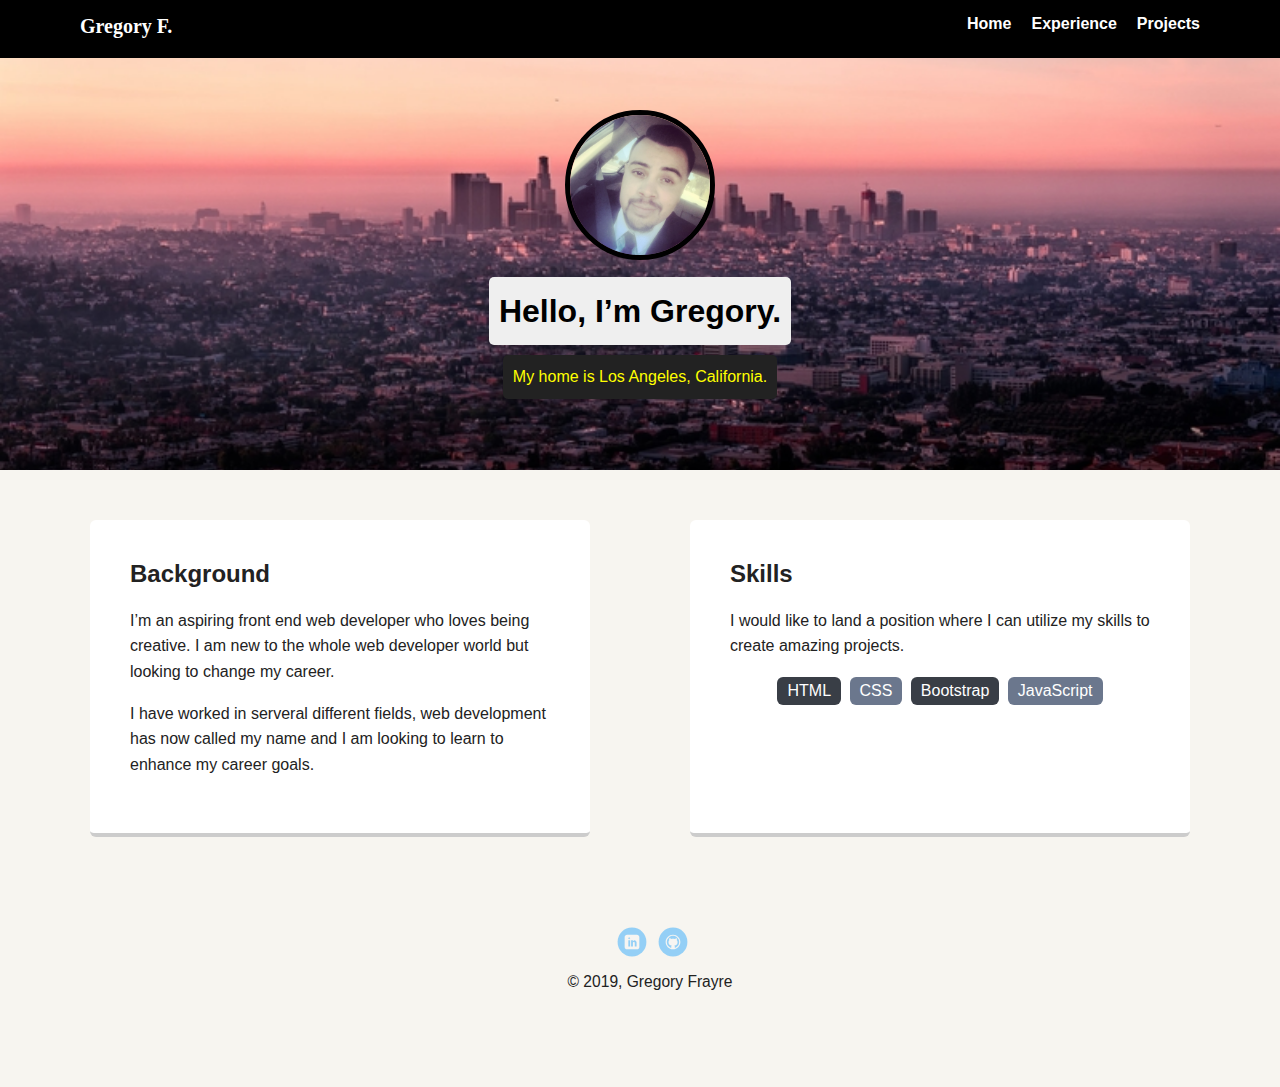
<file: index.html>
<!doctype html>
<html lang="en">

    <head>
        <meta charset="utf-8">
        <title>Gregory F's Profile</title>
        <meta content="width=device-width, initial-scale=1.0" name="viewport">
        <link href="styles.css" rel="stylesheet">
        <!-- <link href="https://fonts.googleapis.com/css?family=Muli%7CRoboto:400,300,500,700,900" rel="stylesheet"> -->
        <link href="https://fonts.googleapis.com/css?family=Merriweather&Montserrat&Sacramento&display=swap" rel="stylesheet">

    </head>

    <body>

        <nav class="main-nav">
            <ul class="nav">
                <li class="name">Gregory F.</li>
                <li>
                    <a href="index.html">Home</a>
                </li>
                <li>
                    <a href="experience.html">Experience</a>
                </li>
                <li>
                    <a href="projects.html">Projects</a>
                </li>
            </ul>
        </nav>

        <header class="background">
            <img alt="Picture of Gregory Frayre" class="profile-image" src="images/greg400.png">
            <h1 class="tag name">Hello, I’m Gregory.</h1>
            <p class="tag location">My home is Los Angeles, California.</p>
        </header>

        <main class="flex">
            <section class="card">
                <h2>Background</h2>
                <p>I’m an aspiring front end web developer who loves being creative. I am new to the whole web developer world but looking to change my career.</p>
                <p>I have worked in serveral different fields, web development has now called my name and I am looking to learn to enhance my career goals.
                </p>
            </section>

            <section class="card">
                <h2>Skills</h2>
                <p>I would like to land a position where I can utilize my skills to create amazing projects.</p>
                <ul class="skills">
                    <li>HTML</li>
                    <li>CSS</li>
                    <li>Bootstrap</li>
                    <li>JavaScript</li>
                    <!-- <li>Litmus</li> -->

                </ul>
            </section>

        </main>
        <footer>
            <ul>
                <li>
                    <a class="social linkedin" href="https://www.linkedin.com/in/gregory-frayre-1721b3b0">Linkedin</a>
                </li>

                <li>
                    <a class="social github" href="https://github.com/gregoryfray" target="_blank">Github</a>
                </li>
            </ul>
            <p class="copyright">&copy; 2019, Gregory Frayre</p>
        </footer>
    </body>

</html>
</file>
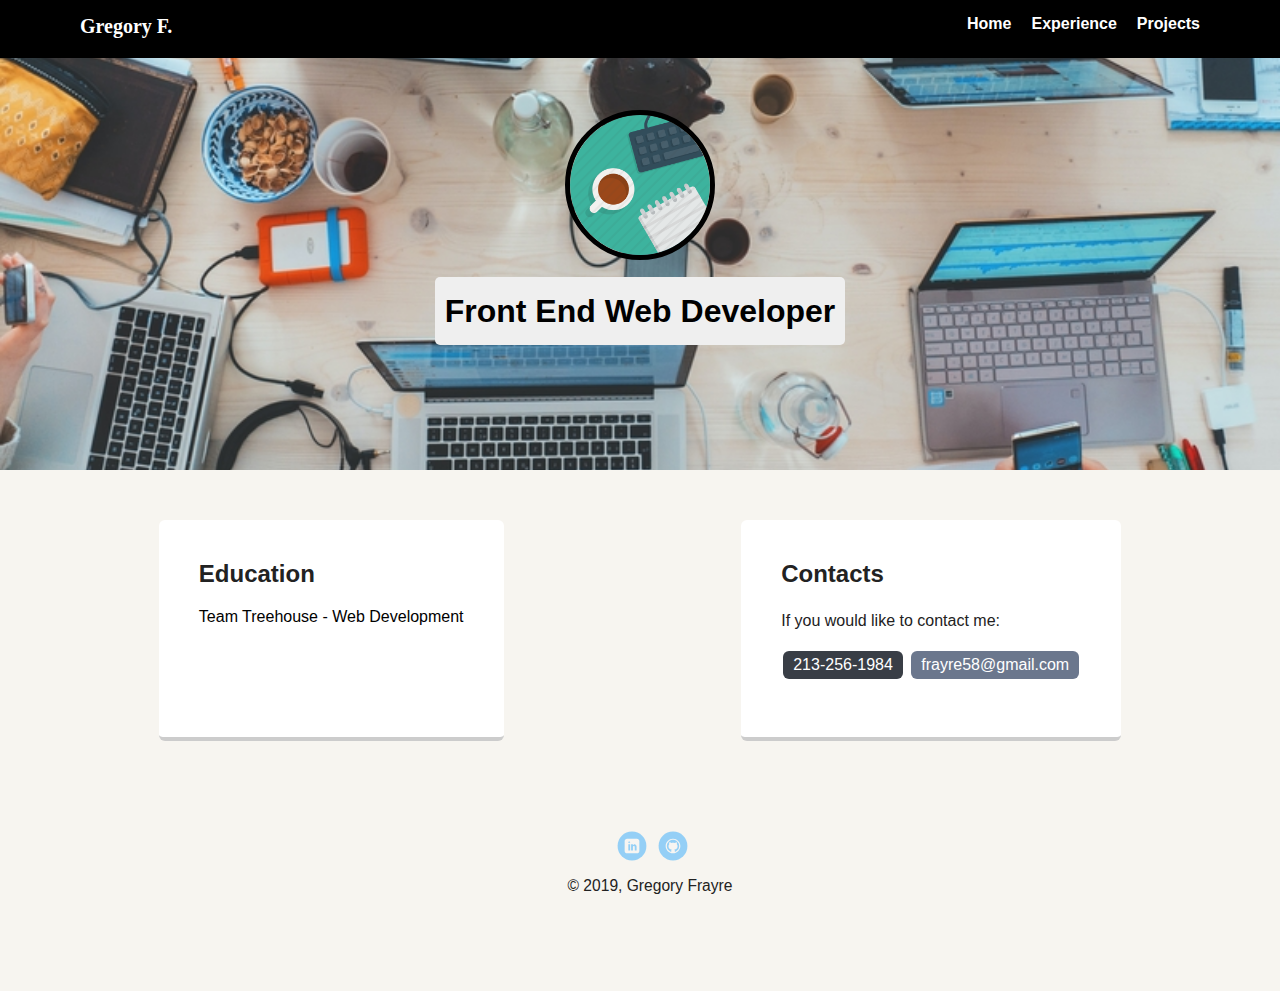
<file: experience.html>
<!DOCTYPE html>
<html dir="ltr" lang="en">
    <head>
        <meta charset="utf-8"/>
        <title>Experience</title>
        <link href="styles.css" rel="stylesheet"/>
        <link href="https://fonts.googleapis.com/css?family=Merriweather&Montserrat&Sacramento&display=swap" rel="stylesheet"/>
    </head>

    <body>
        <nav class="main-nav">
            <ul class="nav">
                <li class="name">Gregory F.</li>
                <li>
                    <a href="index.html">Home</a>
                </li>
                <li>
                    <a href="experience.html">Experience</a>
                </li>
                <li>
                    <a href="projects.html">Projects</a>
                </li>
            </ul>
        </nav>

        <header class="second">
            <img alt="experience-img" class="profile-image" src="images/workspace-256.png"/>
            <h1 class="tag name">Front End Web Developer</h1>
        </header>

        <main class="flex">
            <div class="card">
                <h2>Education</h2>
                <a class="edu" href="https://www.teamtreehouse.com" target="_blank">Team Treehouse - Web Development</a>
            </div>

            <section class="card">
                <h2>Contacts</h2>
                <p>If you would like to contact me:</p>
                <ul class="skills">
                    <li>213-256-1984</li>
                    <li>
                        <a href="mailto:frayre58@gmail.com">frayre58@gmail.com</a>
                    </li>
                </ul>
                <p></p>
            </section>
        </main>

        <footer>
            <ul>
                <li>
                    <a class="social linkedin" href="https://www.linkedin.com/in/gregory-frayre-1721b3b0">Linkedin</a>
                </li>
                <li>
                    <a class="social github" href="https://github.com/gregoryfray" target="_blank">Github</a>
                </li>
            </ul>
            <p class="copyright">&copy; 2019, Gregory Frayre</p>
        </footer>
    </body>
</html>
</file>
<file: styles.css>
/* Global Layout Set-up */
* {
  box-sizing: border-box;
}

body {
  margin: 0;
  padding: 0;
  text-align: center;
  font-family: 'Roboto', sans-serif;
  color: #222;
  background: #f7f5f0;
}

/* Link Styles */
a {
  text-decoration: none;
  color: #fff;
}

a:hover {
  color: #6633ff;
}

/* Section Styles */
.main-nav {
  width: 100%;
  background: black;
  min-height: 30px;
  padding: 10px;
  position: fixed;
  text-align: center;
}

.nav {
  display: flex;
  justify-content: space-around;
  font-weight: 700;
  list-style-type: none;
  margin: 0 auto;
  padding: 0;
}

.nav .name {
  display: block;
  margin-right: auto;
  color: white;
  font-family: 'Sacramento', cursive;
  font-size: 20px;
}

.nav li {
  padding: 5px 10px 10px 10px;
}

.nav a {
  transition: all .5s;
}

.nav a:hover {
  color: white
}

.second {
  background: url('images/exp-img_Easy.jpg') no-repeat center;
  text-align: center;
  background-size: cover;
  overflow: hidden;
  padding-top: 60px;
}

.third{
  background: url('images/code-bg_Easy.jpg') no-repeat center;
  text-align: center;
  background-size: cover;
  overflow: hidden;
  padding-top: 60px;
}

header {
  text-align: center;
  background: url('images/losangeles-bg_Easy.jpg') no-repeat center;
  background-size: cover;
  overflow: hidden;
  padding-top: 60px;
  line-height: 1.5;
  
}

header .profile-image {
  margin-top: 50px;
  width: 150px;
  height: 150px;
  border-radius: 50%;
  border: 5px solid #000000;
  transition: all .5s;
}

header .profile-image:hover {
  transform: scale(1.2) rotate(5deg);
}

.tag {
  background-color: #efefef;
  color: black;
  padding: 10px;
  border-radius: 5px;
  display: table;
  margin: 10px auto;
}
.edu{
  color: black;
}
.location {
  background-color: #222;
  color: yellow;
}

.card {
  margin: 30px;
  padding: 20px 40px 40px;
  max-width: 500px;
  text-align: left;
  background: #fff;
  border-bottom: 4px solid #ccc;
  border-radius: 6px;
  transition: all .5s;
}

.card:hover {
  border-color: #ff99ff;
}

ul.skills {
  padding: 0;
  text-align: center;
}

.skills li {
  border-radius: 6px;
  display: inline-block;
  background: #6b778d;
  color: white;
  padding: 5px 10px;
  margin: 2px;
}
.skills2 li{
  display: inline-block;
}
ul.skills2 {
  padding: 0;
  text-align: center;
  margin-top: 40px;
}
.skills2 a{
  border-radius: 6px;
  display: inline-block;
  background: #6b778d;
  padding: 5px 10px;
  margin: 20px;
}
.skills2 a img{
  height: 200px;
  width: 300px;
}
.skills2 a:nth-child(even){
  background: #222831;
}
.skills li:nth-child(odd) {
  background: #393e46;
}

footer {
  width: 100%;
  min-height: 30px;
  padding: 20px 0 40px 20px;
}

footer .copyright {
  top: -8px;
  font-size: .75em;
}

footer ul {
  list-style-type: none;
  margin: 0;
  padding: 0;
}

footer ul li {
  display: inline-block;
}

a.social {
  display: inline-block;
  text-indent: -9999px;
  margin-left: 5px;
  width: 30px;
  height: 30px;
  background-size: 30px 30px;
  opacity: .4;
  transition: all .5s;

}

a.twitter {
  background-image: url(images/twitter.svg);
}

a.linkedin {
  background-image: url(images/linkedin.svg);

}

a.github {
  background-image: url(images/github.svg);
}

a.social:hover {
  opacity: 1;
}

.clearfix {
  clear: both;
}

/* Styles for larger screens */
@media screen and (min-width: 720px) {
  .flex {
    display: -ms-flexbox;
    /* TWEENER - IE 10 */
    display: flex;
    max-width: 1200px;
    -ms-flex-pack: distribute;
    justify-content: space-around;
    margin: 0 auto;
  }

  header {
    min-height: 470px;
  }

  .nav {
    max-width: 1200px;
    padding: 0 30px;
  }

  main {
    padding-top: 20px;
  }

  main p {
    line-height: 1.6em;
  }

  footer {
    font-size: 1.3em;
    max-width: 1200px;
    margin: 40px auto;
  }
}
</file>
